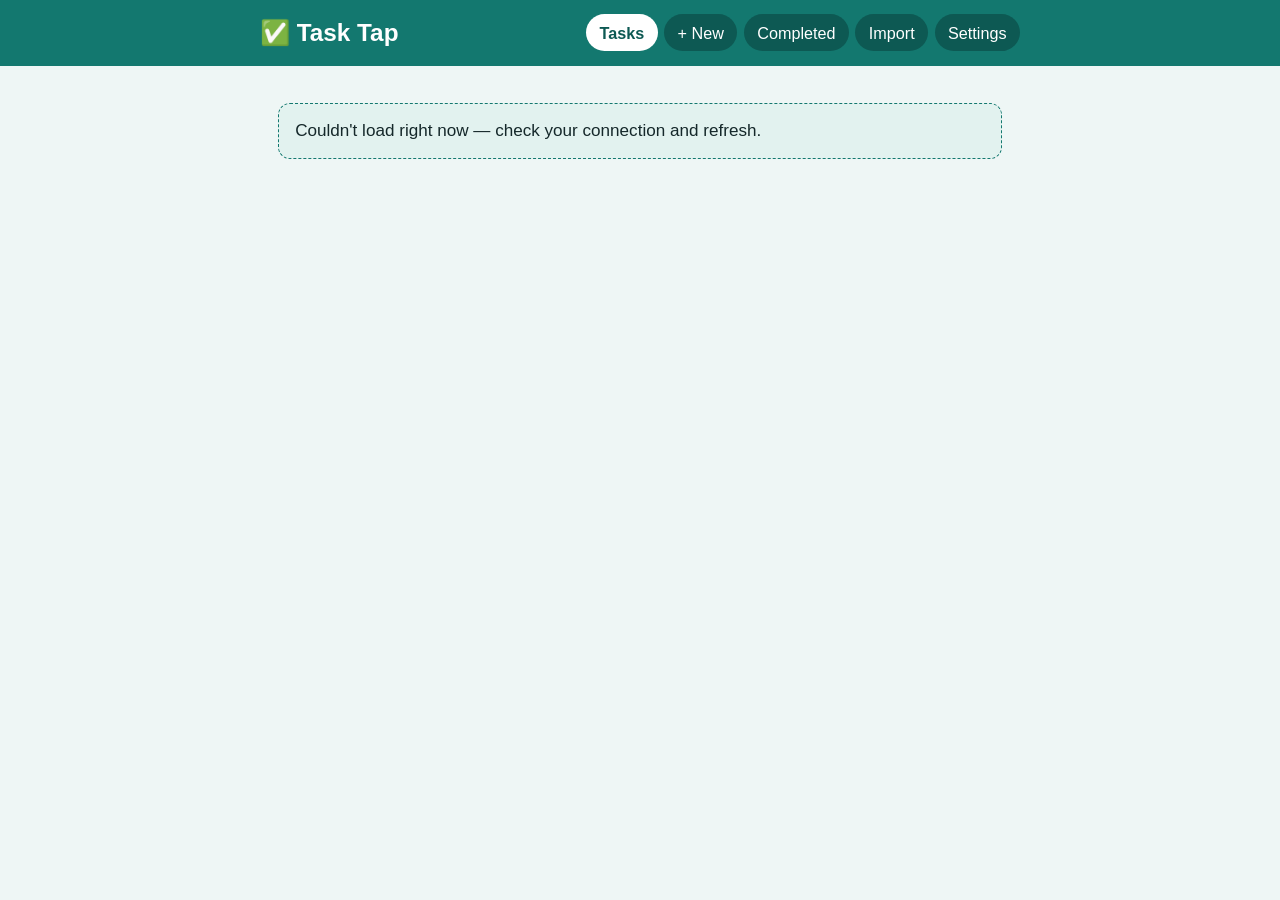
<file: index.html>
<!DOCTYPE html>
<html lang="en">
<head>
<meta charset="UTF-8">
<meta name="viewport" content="width=device-width, initial-scale=1.0">
<meta name="theme-color" content="#13786f">
<meta name="apple-mobile-web-app-capable" content="yes">
<meta name="apple-mobile-web-app-title" content="Task Tap">
<title>Task Tap</title>
<link rel="icon" href="data:image/svg+xml,<svg xmlns='http://www.w3.org/2000/svg' viewBox='0 0 100 100'><text y='.9em' font-size='90'>✅</text></svg>">
<link rel="stylesheet" href="style.css?v=1">
</head>
<body>
<header class="site-header">
  <div class="topbar">
    <h1><a href="index.html">✅ Task Tap</a></h1>
    <nav>
      <a href="index.html" aria-current="page">Tasks</a>
      <a href="edit.html">+ New</a>
      <a href="completed.html">Completed</a>
      <a href="import.html">Import</a>
      <a href="settings.html">Settings</a>
    </nav>
  </div>
</header>
<main>
  <div id="status"></div>
  <div id="reminders"></div>
  <div id="content">Loading&hellip;</div>
</main>
<script src="js/mdw-prefs.js?v=1"></script>
<script src="js/api.js?v=1"></script>
<script>
  const contentEl = document.getElementById('content');
  const remindersEl = document.getElementById('reminders');
  let TASKS = [];

  // ---- grouping: Overdue / Today / Tomorrow / This Week / Later / Undated ----
  function endOfWeekYmd() {
    const d = new Date();
    const toSunday = (7 - d.getDay()) % 7; // Sunday ends the week
    return todayYmd(toSunday);
  }

  function groupTasks(tasks) {
    const today = todayYmd(0), tomorrow = todayYmd(1), weekEnd = endOfWeekYmd();
    const groups = [
      { key: 'overdue', title: 'Overdue', items: [] },
      { key: 'today', title: 'Today', items: [] },
      { key: 'tomorrow', title: 'Tomorrow', items: [] },
      { key: 'week', title: 'This Week', items: [] },
      { key: 'later', title: 'Later', items: [] },
      { key: 'undated', title: 'Undated', items: [] },
    ];
    const by = Object.fromEntries(groups.map(g => [g.key, g]));
    tasks.forEach(t => {
      if (!t.Date) by.undated.items.push(t);
      else if (t.Date < today) by.overdue.items.push(t);
      else if (t.Date === today) by.today.items.push(t);
      else if (t.Date === tomorrow) by.tomorrow.items.push(t);
      else if (t.Date <= weekEnd) by.week.items.push(t);
      else by.later.items.push(t);
    });
    // Pinned first within each group, then by date and time.
    groups.forEach(g => g.items.sort((a, b) =>
      (b.Pinned - a.Pinned) ||
      String(a.Date || '').localeCompare(String(b.Date || '')) ||
      String(a.StartTime || '99').localeCompare(String(b.StartTime || '99')) ||
      a.Id - b.Id));
    return groups.filter(g => g.items.length);
  }

  function whenLine(t) {
    if (!t.Date) return '';
    const d = parseYmd(t.Date).toLocaleDateString(undefined, { month: 'short', day: 'numeric' });
    return [d, t.StartTime ? fmtTime(t.StartTime) : null].filter(Boolean).join(' · ');
  }

  function quickActionsHtml(t) {
    const out = [];
    if (t.PhoneNumber) {
      out.push(`<a href="tel:${escapeHtml(dialable(t.PhoneNumber))}" title="Call ${escapeHtml(t.ContactName || t.PhoneNumber)}" aria-label="Call">📞</a>`);
      out.push(`<a href="sms:${escapeHtml(dialable(t.PhoneNumber))}" title="Text" aria-label="Text">💬</a>`);
    }
    if (t.Date) out.push(`<button type="button" data-cal="${t.Id}" title="Add to Calendar" aria-label="Add to Calendar">📅</button>`);
    if (t.Address) out.push(`<button type="button" data-nav="${t.Id}" title="Navigate" aria-label="Navigate">🧭</button>`);
    return out.length ? `<div class="quick">${out.join('')}</div>` : '';
  }

  function cardHtml(t) {
    const sub = [
      t.ContactName || null,
      t.City || (t.Address ? t.Address.split(',')[0] : null),
      t.ChecklistTotal ? `☑ ${t.ChecklistDone}/${t.ChecklistTotal}` : null,
      t.AttachmentCount ? `📎 ${t.AttachmentCount}` : null,
      t.Repeat ? '🔁' : null,
      t.CalendarAdded ? '📅 Added' : null,
    ].filter(Boolean).join(' · ');
    const when = whenLine(t);
    return `
      <div class="task-card ${t.Pinned ? 'pinned' : ''}">
        <button type="button" class="check" data-done="${t.Id}" title="Mark complete" aria-label="Mark ${escapeHtml(t.Title)} complete"></button>
        <a class="body" href="task.html?id=${t.Id}">
          ${when ? `<div class="when">${escapeHtml(when)}</div>` : ''}
          <div class="title">${t.Pinned ? '<span class="pin" title="Pinned">📌</span> ' : ''}${escapeHtml(t.Title)}</div>
          ${sub ? `<div class="sub">${escapeHtml(sub)}</div>` : ''}
        </a>
        ${quickActionsHtml(t)}
      </div>`;
  }

  function render() {
    if (!TASKS.length) {
      contentEl.innerHTML = `
        <div class="card">
          <h3>Nothing to do — nice.</h3>
          <p>Add a task or appointment with <a href="edit.html">+ New</a>, or bring one in from someone else with <a href="import.html">Import</a>.</p>
        </div>`;
      return;
    }
    contentEl.innerHTML = groupTasks(TASKS).map(g => `
      <div class="group-title ${g.key === 'overdue' ? 'overdue' : ''}">${g.title}</div>
      ${g.items.map(cardHtml).join('')}`).join('');
    wire();
  }

  function wire() {
    contentEl.querySelectorAll('[data-done]').forEach(b => b.addEventListener('click', () => complete(Number(b.dataset.done), b)));
    contentEl.querySelectorAll('[data-nav]').forEach(b => b.addEventListener('click', () => {
      const t = TASKS.find(x => x.Id === Number(b.dataset.nav));
      MdwPrefs.navigate(t.Address);
    }));
    contentEl.querySelectorAll('[data-cal]').forEach(b => b.addEventListener('click', async () => {
      const t = TASKS.find(x => x.Id === Number(b.dataset.cal));
      const used = await MdwPrefs.addToCalendar(calendarEventFor(t));
      if (used) {
        try { await postAction('setCalendarAdded', { id: t.Id }); t.CalendarAdded = true; render(); } catch (e) { /* cosmetic */ }
      }
    }));
  }

  async function complete(id, btn) {
    const t = TASKS.find(x => x.Id === id);
    btn.disabled = true;
    btn.textContent = '✓';
    btn.style.background = 'var(--primary)';
    try {
      const res = await postAction('completeTask', { id });
      await load();
      showStatus('');
      if (res.NextTaskId) {
        const next = TASKS.find(x => x.Id === res.NextTaskId);
        info(`Done. Next "${t.Title}" is ${next ? fmtDate(next.Date, { weekday: 'short', month: 'short', day: 'numeric' }) : 'scheduled'}.`);
      } else {
        info(`Done — "${t.Title}" moved to Completed.`, 'Undo', async () => {
          await postAction('reopenTask', { id });
          await load();
        });
      }
    } catch (e) {
      btn.disabled = false;
      btn.textContent = '';
      btn.style.background = '';
      showStatus(errorText(e, "Couldn't complete that task. Try again."));
    }
  }

  // A short message above the list, optionally with one action button.
  function info(text, actionLabel, onAction) {
    const box = document.createElement('div');
    box.className = 'note';
    box.style.marginBottom = '0.8rem';
    box.innerHTML = `${escapeHtml(text)} ${actionLabel ? `<button type="button" class="btn secondary small">${actionLabel}</button>` : ''}`;
    if (actionLabel) {
      box.querySelector('button').addEventListener('click', async () => { box.remove(); await onAction(); });
    }
    remindersEl.after(box);
    setTimeout(() => box.remove(), 8000);
  }

  // ---- reminders due now ----
  function renderReminders(list) {
    remindersEl.innerHTML = list.map(r => `
      <div class="reminder" data-task="${r.TaskId}">
        <strong>⏰ ${escapeHtml(r.Title)}</strong>
        <div class="small muted">${r.Date ? escapeHtml(fmtDate(r.Date, { weekday: 'short', month: 'short', day: 'numeric' })) : ''}${r.StartTime ? ' · ' + fmtTime(r.StartTime) : ''}</div>
        <div class="row">
          <a class="btn small" href="task.html?id=${r.TaskId}">Open</a>
          <button type="button" class="btn secondary small" data-snooze="15">15 min</button>
          <button type="button" class="btn secondary small" data-snooze="60">1 hour</button>
          <button type="button" class="btn secondary small" data-snooze="tomorrow">Tomorrow</button>
          <button type="button" class="btn secondary small" data-snooze="custom">Custom…</button>
          <button type="button" class="btn secondary small" data-dismiss>Dismiss</button>
        </div>
        <div class="row custom-snooze" style="display:none">
          <input type="datetime-local" aria-label="Snooze until" style="max-width:16rem">
          <button type="button" class="btn small" data-snooze-set>Snooze</button>
        </div>
      </div>`).join('');
    remindersEl.querySelectorAll('.reminder').forEach(box => {
      const taskId = Number(box.dataset.task);
      box.querySelectorAll('[data-snooze]').forEach(b => b.addEventListener('click', () => {
        if (b.dataset.snooze === 'custom') { box.querySelector('.custom-snooze').style.display = 'flex'; return; }
        snooze(taskId, b.dataset.snooze);
      }));
      box.querySelector('[data-snooze-set]').addEventListener('click', () => {
        const v = box.querySelector('input[type="datetime-local"]').value;
        if (v) snooze(taskId, 'custom', v);
      });
      box.querySelector('[data-dismiss]').addEventListener('click', async () => {
        try { await postAction('dismissReminder', { taskId }); await load(); } catch (e) { showStatus(errorText(e, "Couldn't dismiss that reminder.")); }
      });
    });
  }

  async function snooze(taskId, how, customAt) {
    try {
      await postAction('snoozeReminder', { taskId, snooze: how, customAt: customAt || '' });
      await load();
    } catch (e) {
      showStatus(errorText(e, "Couldn't snooze that reminder."));
    }
  }

  async function load() {
    try {
      const res = await fetchData('tasks');
      TASKS = res.Tasks || [];
      renderReminders(res.Reminders || []);
      render();
    } catch (e) {
      remindersEl.innerHTML = '';
      handleError(contentEl, e);
    }
  }

  // Coming back to the app re-checks reminders and the date groups; while
  // it stays open, check reminders every minute.
  document.addEventListener('visibilitychange', () => { if (document.visibilityState === 'visible') load(); });
  setInterval(() => { if (document.visibilityState === 'visible') load(); }, 60000);

  (async () => {
    await captureSso();
    initPrefs();
    await load();
  })();
</script>
</body>
</html>
</file>
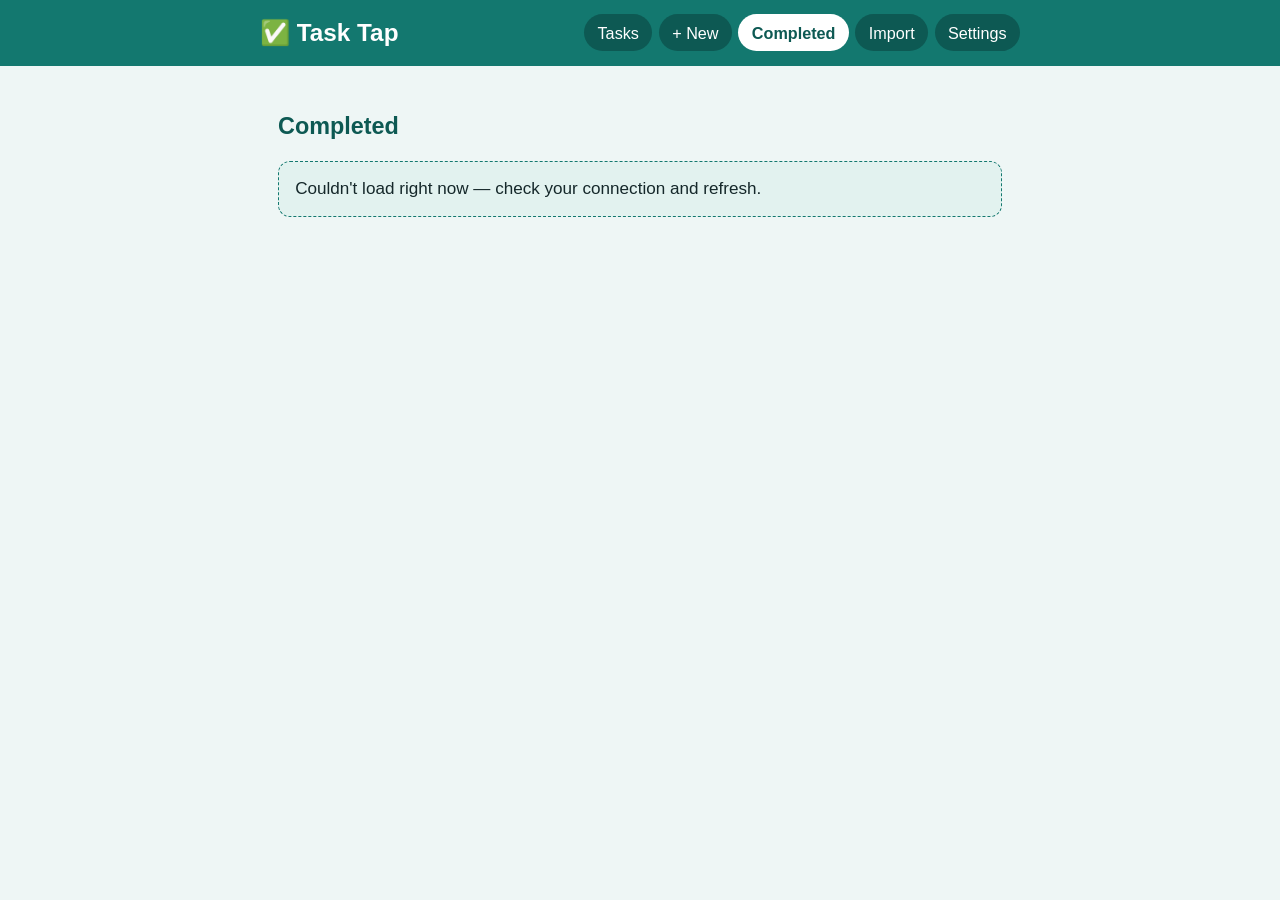
<file: completed.html>
<!DOCTYPE html>
<html lang="en">
<head>
<meta charset="UTF-8">
<meta name="viewport" content="width=device-width, initial-scale=1.0">
<meta name="theme-color" content="#13786f">
<title>Completed | Task Tap</title>
<link rel="icon" href="data:image/svg+xml,<svg xmlns='http://www.w3.org/2000/svg' viewBox='0 0 100 100'><text y='.9em' font-size='90'>✅</text></svg>">
<link rel="stylesheet" href="style.css?v=1">
</head>
<body>
<header class="site-header">
  <div class="topbar">
    <h1><a href="index.html">✅ Task Tap</a></h1>
    <nav>
      <a href="index.html">Tasks</a>
      <a href="edit.html">+ New</a>
      <a href="completed.html" aria-current="page">Completed</a>
      <a href="import.html">Import</a>
      <a href="settings.html">Settings</a>
    </nav>
  </div>
</header>
<main>
  <h2>Completed</h2>
  <div id="status"></div>
  <div id="content">Loading&hellip;</div>
</main>
<script src="js/mdw-prefs.js?v=1"></script>
<script src="js/api.js?v=1"></script>
<script>
  const contentEl = document.getElementById('content');

  function render(tasks) {
    if (!tasks.length) {
      contentEl.innerHTML = '<div class="card"><p class="muted" style="margin:0">Nothing completed yet.</p></div>';
      return;
    }
    // Grouped by the day each was completed, newest first.
    const groups = new Map();
    tasks.forEach(t => {
      const day = (t.CompletedAt || '').split(' ')[0] || 'Unknown';
      if (!groups.has(day)) groups.set(day, []);
      groups.get(day).push(t);
    });
    contentEl.innerHTML = [...groups.entries()].map(([day, list]) => `
      <div class="group-title">${day === 'Unknown' ? 'Earlier' : escapeHtml(fmtDate(day, { weekday: 'long', month: 'short', day: 'numeric', year: 'numeric' }))}</div>
      ${list.map(t => `
        <div class="task-card">
          <a class="body" href="task.html?id=${t.Id}">
            <div class="title">✓ ${escapeHtml(t.Title)}</div>
            <div class="sub">${[
              t.Date ? 'Due ' + fmtDate(t.Date, { month: 'short', day: 'numeric' }) : null,
              t.CompletedAt ? 'done ' + fmtTime(t.CompletedAt.split(' ')[1]) : null,
              t.ChecklistTotal ? `☑ ${t.ChecklistDone}/${t.ChecklistTotal}` : null,
              t.SeriesId ? '🔁 repeating' : null,
            ].filter(Boolean).map(escapeHtml).join(' · ')}</div>
          </a>
          <button type="button" class="btn secondary small" data-reopen="${t.Id}">Reopen</button>
        </div>`).join('')}`).join('');
    contentEl.querySelectorAll('[data-reopen]').forEach(b => b.addEventListener('click', async () => {
      b.disabled = true;
      try { await postAction('reopenTask', { id: Number(b.dataset.reopen) }); await load(); }
      catch (e) { b.disabled = false; showStatus(errorText(e, "Couldn't reopen that task.")); }
    }));
  }

  async function load() {
    try {
      const res = await fetchData('completedTasks');
      render(res.Tasks || []);
    } catch (e) {
      handleError(contentEl, e);
    }
  }

  (async () => {
    await captureSso();
    await load();
  })();
</script>
</body>
</html>
</file>
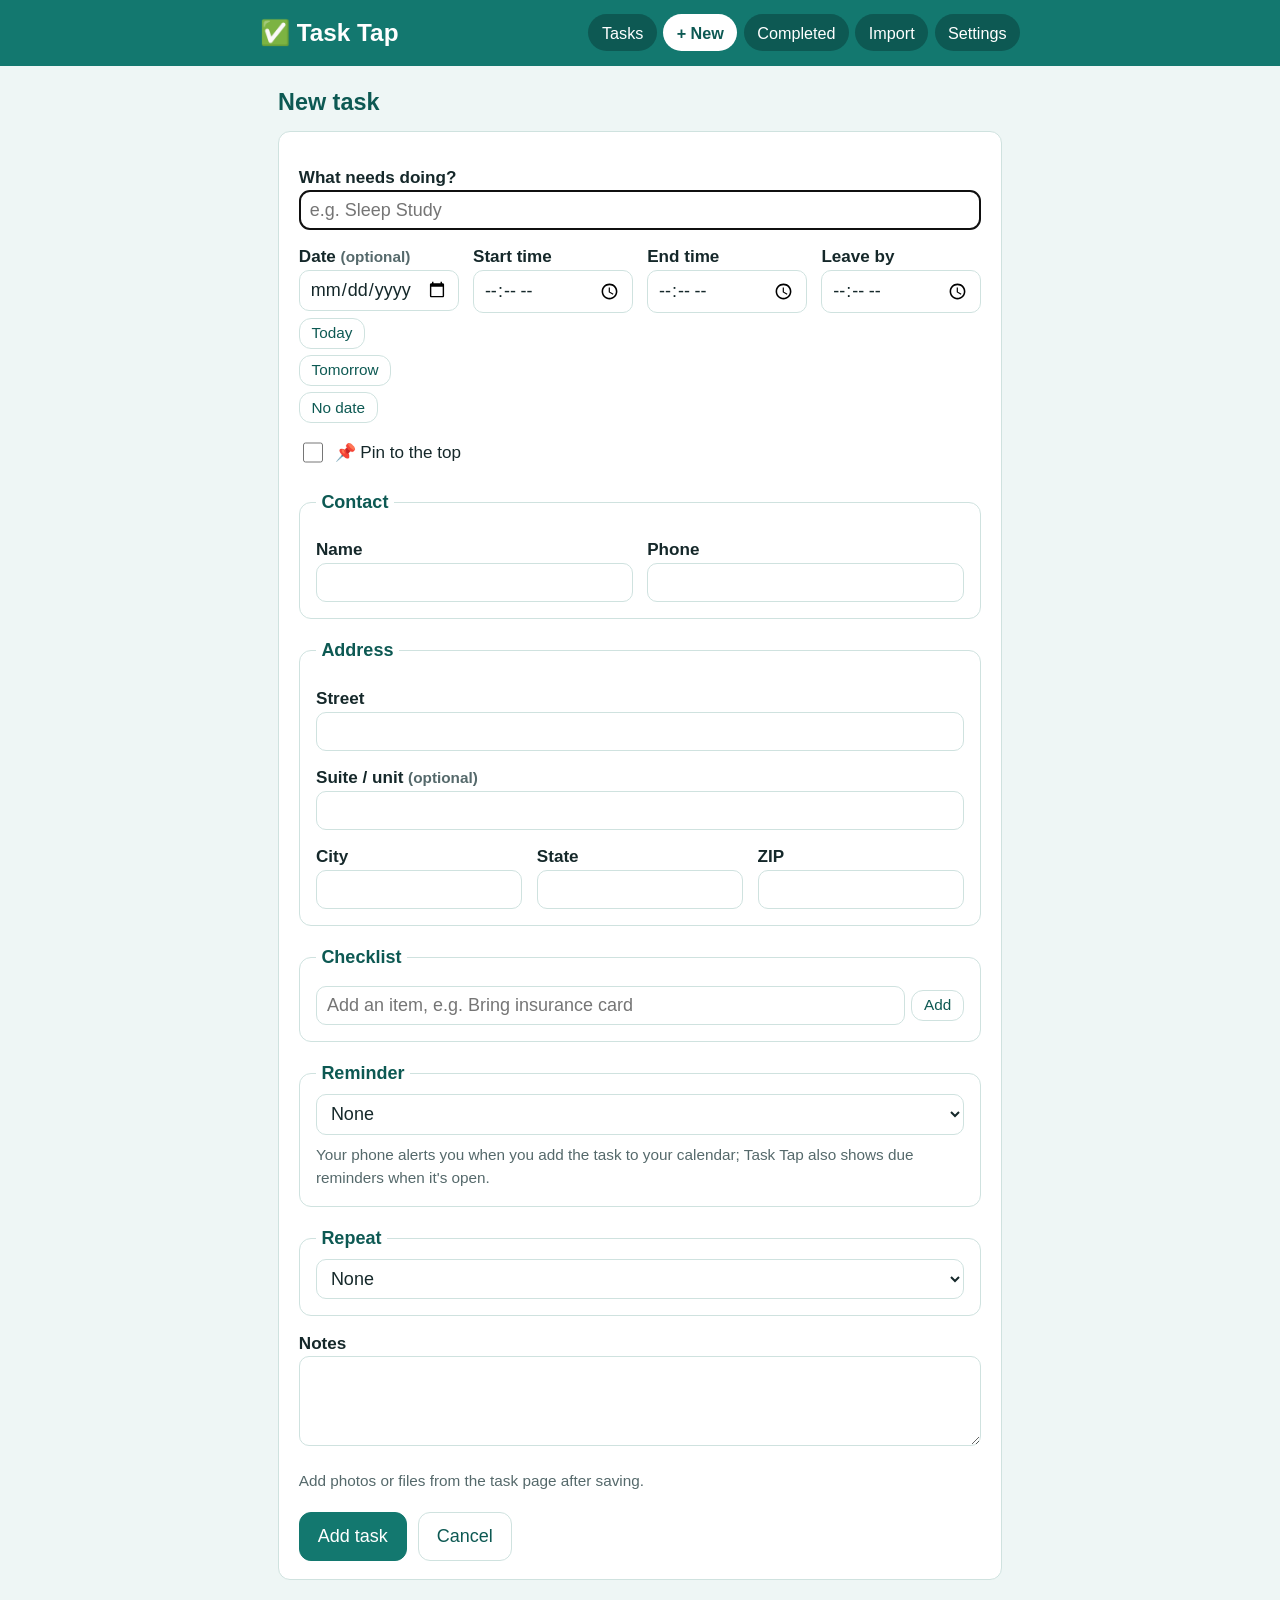
<file: edit.html>
<!DOCTYPE html>
<html lang="en">
<head>
<meta charset="UTF-8">
<meta name="viewport" content="width=device-width, initial-scale=1.0">
<meta name="theme-color" content="#13786f">
<title>Edit | Task Tap</title>
<link rel="icon" href="data:image/svg+xml,<svg xmlns='http://www.w3.org/2000/svg' viewBox='0 0 100 100'><text y='.9em' font-size='90'>✅</text></svg>">
<link rel="stylesheet" href="style.css?v=1">
</head>
<body>
<header class="site-header">
  <div class="topbar">
    <h1><a href="index.html">✅ Task Tap</a></h1>
    <nav>
      <a href="index.html">Tasks</a>
      <a href="edit.html" id="nav-new">+ New</a>
      <a href="completed.html">Completed</a>
      <a href="import.html">Import</a>
      <a href="settings.html">Settings</a>
    </nav>
  </div>
</header>
<main>
  <div id="status"></div>
  <div id="content">Loading&hellip;</div>
</main>
<script src="js/mdw-prefs.js?v=1"></script>
<script src="js/api.js?v=1"></script>
<script>
  const contentEl = document.getElementById('content');
  const editId = Number(new URLSearchParams(location.search).get('id')) || 0;
  if (!editId) document.getElementById('nav-new').setAttribute('aria-current', 'page');
  let checklist = []; // [{ Id, Description, Done }]

  function v(id) { return document.getElementById(id).value.trim(); }

  function checklistHtml() {
    return checklist.map((c, i) => `
      <div class="cl-row">
        <input type="text" data-cl="${i}" value="${escapeHtml(c.Description)}" maxlength="300" aria-label="Checklist item ${i + 1}">
        <button type="button" class="icon-btn" data-up="${i}" ${i === 0 ? 'disabled' : ''} aria-label="Move up" title="Move up">▲</button>
        <button type="button" class="icon-btn" data-down="${i}" ${i === checklist.length - 1 ? 'disabled' : ''} aria-label="Move down" title="Move down">▼</button>
        <button type="button" class="icon-btn" data-del="${i}" aria-label="Remove item" title="Remove">✕</button>
      </div>`).join('');
  }

  function renderChecklist() {
    const box = document.getElementById('cl-list');
    box.innerHTML = checklistHtml();
    box.querySelectorAll('[data-cl]').forEach(inp => inp.addEventListener('input', () => { checklist[Number(inp.dataset.cl)].Description = inp.value; }));
    box.querySelectorAll('[data-up]').forEach(b => b.addEventListener('click', () => move(Number(b.dataset.up), -1)));
    box.querySelectorAll('[data-down]').forEach(b => b.addEventListener('click', () => move(Number(b.dataset.down), 1)));
    box.querySelectorAll('[data-del]').forEach(b => b.addEventListener('click', () => { checklist.splice(Number(b.dataset.del), 1); renderChecklist(); }));
  }

  function move(i, dir) {
    const j = i + dir;
    [checklist[i], checklist[j]] = [checklist[j], checklist[i]];
    renderChecklist();
  }

  function addChecklistItem() {
    const inp = document.getElementById('cl-new');
    const text = inp.value.trim();
    if (!text) return;
    checklist.push({ Id: 0, Description: text, Done: false });
    inp.value = '';
    renderChecklist();
    inp.focus();
  }

  // Map a saved repeat rule onto the simple choice, or Custom when it uses
  // an interval/weekdays/day-of-month.
  function repeatChoice(r) {
    if (!r) return 'None';
    const simple = r.Interval === 1 && !r.DaysOfWeek.length && !r.DayOfMonth;
    return simple ? r.Frequency : 'Custom';
  }

  function render(t, defaultReminder) {
    t = t || {};
    const r = t.Reminder;
    let reminderValue = 'none';
    if (r) reminderValue = r.OffsetMinutes === null ? 'custom' : String(r.OffsetMinutes);
    else if (!t.Id && defaultReminder && defaultReminder !== 'none') reminderValue = defaultReminder;
    const rep = t.Repeat;
    const repChoice = repeatChoice(rep);
    const unit = rep ? rep.Frequency : 'Weekly';
    const days = rep ? rep.DaysOfWeek : [];

    contentEl.innerHTML = `
      <h2 style="margin-top:0">${t.Id ? 'Edit task' : 'New task'}</h2>
      <form class="card" id="form" autocomplete="off">
        <label for="f-title">What needs doing?</label>
        <input type="text" id="f-title" maxlength="200" required value="${escapeHtml(t.Title || '')}" placeholder="e.g. Sleep Study">

        <div class="grid2">
          <div>
            <label for="f-date">Date <span class="muted small">(optional)</span></label>
            <input type="date" id="f-date" value="${t.Date || ''}">
            <div class="days">
              <button type="button" class="btn secondary small" data-date="0">Today</button>
              <button type="button" class="btn secondary small" data-date="1">Tomorrow</button>
              <button type="button" class="btn secondary small" data-date="">No date</button>
            </div>
          </div>
          <div>
            <label for="f-start">Start time</label>
            <input type="time" id="f-start" value="${t.StartTime || ''}">
          </div>
          <div>
            <label for="f-end">End time</label>
            <input type="time" id="f-end" value="${t.EndTime || ''}">
          </div>
          <div>
            <label for="f-leave">Leave by</label>
            <input type="time" id="f-leave" value="${t.LeaveByTime || ''}">
          </div>
        </div>
        <label class="inline" style="margin-top:0.9rem"><input type="checkbox" id="f-pinned" ${t.Pinned ? 'checked' : ''}> 📌 Pin to the top</label>

        <fieldset>
          <legend>Contact</legend>
          <div class="grid2">
            <div><label for="f-contact">Name</label><input type="text" id="f-contact" maxlength="150" value="${escapeHtml(t.ContactName || '')}"></div>
            <div><label for="f-phone">Phone</label><input type="tel" id="f-phone" maxlength="40" value="${escapeHtml(t.PhoneNumber || '')}"></div>
          </div>
        </fieldset>

        <fieldset>
          <legend>Address</legend>
          <label for="f-a1">Street</label><input type="text" id="f-a1" maxlength="200" value="${escapeHtml(t.Address1 || '')}">
          <label for="f-a2">Suite / unit <span class="muted small">(optional)</span></label><input type="text" id="f-a2" maxlength="200" value="${escapeHtml(t.Address2 || '')}">
          <div class="grid2">
            <div><label for="f-city">City</label><input type="text" id="f-city" maxlength="100" value="${escapeHtml(t.City || '')}"></div>
            <div><label for="f-state">State</label><input type="text" id="f-state" maxlength="50" value="${escapeHtml(t.State || '')}"></div>
            <div><label for="f-zip">ZIP</label><input type="text" id="f-zip" maxlength="20" value="${escapeHtml(t.PostalCode || '')}"></div>
          </div>
        </fieldset>

        <fieldset>
          <legend>Checklist</legend>
          <div id="cl-list"></div>
          <div class="cl-row">
            <input type="text" id="cl-new" maxlength="300" placeholder="Add an item, e.g. Bring insurance card" aria-label="New checklist item">
            <button type="button" class="btn secondary small" id="cl-add">Add</button>
          </div>
        </fieldset>

        <fieldset>
          <legend>Reminder</legend>
          <select id="f-reminder" aria-label="Reminder">
            <option value="none">None</option>
            ${REMINDER_CHOICES.map(c => `<option value="${c.value}" ${reminderValue === c.value ? 'selected' : ''}>${c.label}</option>`).join('')}
            <option value="custom" ${reminderValue === 'custom' ? 'selected' : ''}>Custom date &amp; time…</option>
          </select>
          <div id="reminder-custom" style="display:none">
            <label for="f-reminder-at">Remind me at</label>
            <input type="datetime-local" id="f-reminder-at" value="${r && r.OffsetMinutes === null ? r.At.replace(' ', 'T') : ''}">
          </div>
          <p class="muted small" style="margin:0.5rem 0 0">Your phone alerts you when you add the task to your calendar; Task Tap also shows due reminders when it's open.</p>
        </fieldset>

        <fieldset>
          <legend>Repeat</legend>
          <select id="f-repeat" aria-label="Repeat">
            ${['None', 'Daily', 'Weekly', 'Monthly', 'Yearly', 'Custom'].map(o => `<option ${o === repChoice ? 'selected' : ''}>${o}</option>`).join('')}
          </select>
          <div id="repeat-custom" style="display:none">
            <div class="grid2">
              <div><label for="f-interval">Every</label><input type="number" id="f-interval" min="1" max="366" value="${rep ? rep.Interval : 1}"></div>
              <div><label for="f-unit">Unit</label>
                <select id="f-unit">
                  ${[['Daily', 'days'], ['Weekly', 'weeks'], ['Monthly', 'months'], ['Yearly', 'years']].map(([f, l]) => `<option value="${f}" ${f === unit ? 'selected' : ''}>${l}</option>`).join('')}
                </select></div>
            </div>
            <div id="repeat-days">
              <label>On</label>
              <div class="days">${[1, 2, 3, 4, 5, 6, 7].map(n => `<label class="toggle"><input type="checkbox" class="f-dow" value="${n}" ${days.includes(n) ? 'checked' : ''}><span>${WEEKDAY_SHORT[n]}</span></label>`).join('')}</div>
            </div>
            <div id="repeat-dom">
              <label for="f-dom">Day of month <span class="muted small">(optional)</span></label>
              <input type="number" id="f-dom" min="1" max="31" value="${rep && rep.DayOfMonth ? rep.DayOfMonth : ''}" style="max-width:7rem">
            </div>
          </div>
          <div id="repeat-ends" style="display:none">
            <div class="grid2">
              <div><label for="f-rep-end">Stop after date <span class="muted small">(optional)</span></label><input type="date" id="f-rep-end" value="${rep && rep.EndDate ? rep.EndDate : ''}"></div>
              <div><label for="f-rep-max">Or after this many times</label><input type="number" id="f-rep-max" min="1" value="${rep && rep.MaxOccurrences ? rep.MaxOccurrences : ''}"></div>
            </div>
            <p class="muted small" style="margin:0.5rem 0 0">When you complete it, the next one is created from its due date.</p>
          </div>
        </fieldset>

        <label for="f-notes">Notes</label>
        <textarea id="f-notes" maxlength="10000">${escapeHtml(t.Notes || '')}</textarea>
        ${t.Id ? '' : '<p class="muted small">Add photos or files from the task page after saving.</p>'}

        <div id="f-error" class="field-error"></div>
        <div class="form-actions">
          <button type="submit" class="btn" id="f-save">${t.Id ? 'Save' : 'Add task'}</button>
          <a class="btn secondary" href="${t.Id ? 'task.html?id=' + t.Id : 'index.html'}">Cancel</a>
        </div>
      </form>`;

    renderChecklist();
    wire();
  }

  function updateVisibility() {
    document.getElementById('reminder-custom').style.display = v('f-reminder') === 'custom' ? 'block' : 'none';
    const rep = v('f-repeat');
    document.getElementById('repeat-custom').style.display = rep === 'Custom' ? 'block' : 'none';
    document.getElementById('repeat-ends').style.display = rep === 'None' ? 'none' : 'block';
    const unit = v('f-unit');
    document.getElementById('repeat-days').style.display = unit === 'Weekly' ? 'block' : 'none';
    document.getElementById('repeat-dom').style.display = unit === 'Monthly' ? 'block' : 'none';
  }

  function wire() {
    document.querySelectorAll('[data-date]').forEach(b => b.addEventListener('click', () => {
      document.getElementById('f-date').value = b.dataset.date === '' ? '' : todayYmd(Number(b.dataset.date));
    }));
    document.getElementById('cl-add').addEventListener('click', addChecklistItem);
    document.getElementById('cl-new').addEventListener('keydown', ev => { if (ev.key === 'Enter') { ev.preventDefault(); addChecklistItem(); } });
    ['f-reminder', 'f-repeat', 'f-unit'].forEach(id => document.getElementById(id).addEventListener('change', updateVisibility));
    document.getElementById('form').addEventListener('submit', submit);
    updateVisibility();
    if (!editId) document.getElementById('f-title').focus();
  }

  function collect() {
    const reminderSel = v('f-reminder');
    let reminder = null;
    if (reminderSel === 'custom') reminder = { customAt: v('f-reminder-at') };
    else if (reminderSel !== 'none') reminder = { offsetMinutes: Number(reminderSel) };

    const repSel = v('f-repeat');
    let repeat = null;
    if (repSel !== 'None') {
      repeat = repSel === 'Custom'
        ? { frequency: v('f-unit'), interval: Number(v('f-interval')) || 1,
            daysOfWeek: [...document.querySelectorAll('.f-dow')].filter(x => x.checked).map(x => Number(x.value)),
            dayOfMonth: v('f-dom') }
        : { frequency: repSel, interval: 1 };
      repeat.endDate = v('f-rep-end');
      repeat.maxOccurrences = v('f-rep-max');
    }

    // Pick up anything typed in the "add" box but not yet added.
    const pending = v('cl-new');
    if (pending) checklist.push({ Id: 0, Description: pending, Done: false });

    return {
      id: editId,
      title: v('f-title'),
      date: v('f-date'),
      startTime: v('f-start'),
      endTime: v('f-end'),
      leaveByTime: v('f-leave'),
      pinned: document.getElementById('f-pinned').checked,
      contactName: v('f-contact'),
      phoneNumber: v('f-phone'),
      address1: v('f-a1'),
      address2: v('f-a2'),
      city: v('f-city'),
      state: v('f-state'),
      postalCode: v('f-zip'),
      notes: document.getElementById('f-notes').value,
      checklist: checklist.filter(c => c.Description.trim()).map(c => ({ id: c.Id, description: c.Description.trim(), done: c.Done })),
      reminder,
      repeat,
    };
  }

  async function submit(ev) {
    ev.preventDefault();
    const err = document.getElementById('f-error');
    const data = collect();
    err.textContent = '';
    if (!data.title) { err.textContent = 'Give the task a title.'; return; }
    if (data.reminder && data.reminder.offsetMinutes !== undefined && !data.date) {
      err.textContent = 'A "before the task" reminder needs a date. Add a date or choose a custom reminder time.'; return;
    }
    if (data.reminder && data.reminder.customAt === '') { err.textContent = 'Pick the reminder date and time.'; return; }
    if (data.repeat && !data.date) { err.textContent = 'A repeating task needs a date.'; return; }
    const btn = document.getElementById('f-save');
    btn.disabled = true;
    try {
      const res = await postAction('saveTask', data);
      location.href = `task.html?id=${res.Id}`;
    } catch (e) {
      btn.disabled = false;
      err.textContent = errorText(e, "Couldn't save. Try again.");
    }
  }

  (async () => {
    await captureSso();
    try {
      if (editId) {
        const [res] = await Promise.all([fetchData('task', { id: editId }), initPrefs()]);
        checklist = res.Task.Checklist.map(c => ({ ...c }));
        render(res.Task);
      } else {
        await initPrefs();
        render(null, MdwPrefs.get('default.reminder', 'none'));
      }
    } catch (e) {
      handleError(contentEl, e);
    }
  })();
</script>
</body>
</html>
</file>
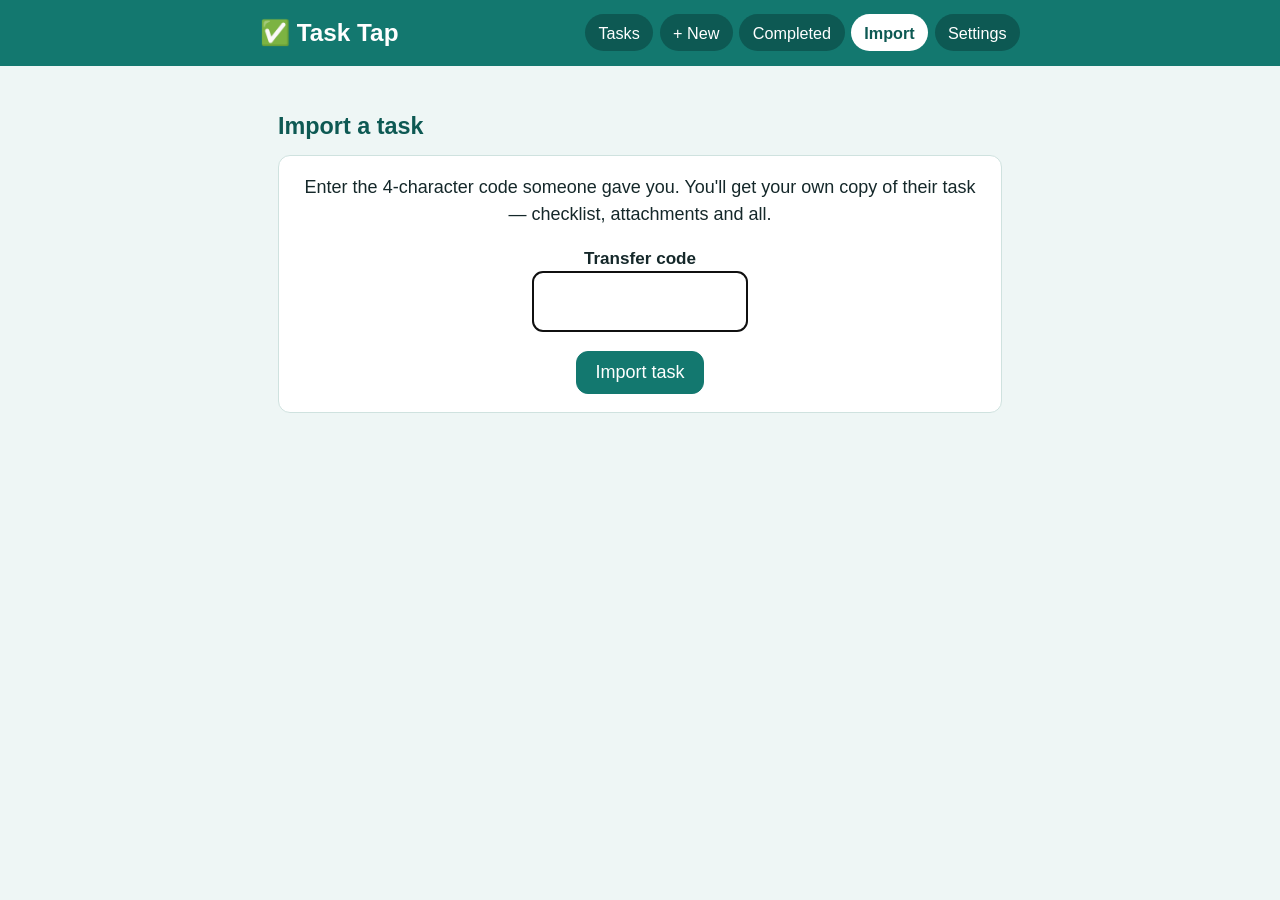
<file: import.html>
<!DOCTYPE html>
<html lang="en">
<head>
<meta charset="UTF-8">
<meta name="viewport" content="width=device-width, initial-scale=1.0">
<meta name="theme-color" content="#13786f">
<title>Import | Task Tap</title>
<link rel="icon" href="data:image/svg+xml,<svg xmlns='http://www.w3.org/2000/svg' viewBox='0 0 100 100'><text y='.9em' font-size='90'>✅</text></svg>">
<link rel="stylesheet" href="style.css?v=1">
</head>
<body>
<header class="site-header">
  <div class="topbar">
    <h1><a href="index.html">✅ Task Tap</a></h1>
    <nav>
      <a href="index.html">Tasks</a>
      <a href="edit.html">+ New</a>
      <a href="completed.html">Completed</a>
      <a href="import.html" aria-current="page">Import</a>
      <a href="settings.html">Settings</a>
    </nav>
  </div>
</header>
<main>
  <h2>Import a task</h2>
  <div id="content">
    <form class="card" id="form" autocomplete="off" style="text-align:center">
      <p style="margin-top:0">Enter the 4-character code someone gave you. You'll get your own copy of their task — checklist, attachments and all.</p>
      <label for="code" style="margin-top:0.4rem">Transfer code</label>
      <input type="text" id="code" class="code-input" maxlength="4" inputmode="text" autocapitalize="characters" spellcheck="false" required>
      <div id="err" class="field-error" role="alert"></div>
      <div class="form-actions" style="justify-content:center">
        <button type="submit" class="btn" id="go">Import task</button>
      </div>
    </form>
  </div>
</main>
<script src="js/mdw-prefs.js?v=1"></script>
<script src="js/api.js?v=1"></script>
<script>
  const input = document.getElementById('code');
  const err = document.getElementById('err');

  // Uppercase as you type; letters/digits only.
  input.addEventListener('input', () => {
    input.value = input.value.toUpperCase().replace(/[^A-Z0-9]/g, '').slice(0, 4);
    err.textContent = '';
  });

  document.getElementById('form').addEventListener('submit', async ev => {
    ev.preventDefault();
    const code = input.value.trim();
    if (code.length !== 4) { err.textContent = 'Codes are 4 characters.'; return; }
    const btn = document.getElementById('go');
    btn.disabled = true;
    try {
      const res = await postAction('redeemTransfer', { code });
      location.href = `task.html?id=${res.TaskId}`;
    } catch (e) {
      btn.disabled = false;
      if (e.message === 'not-authorized') { handleError(document.getElementById('content'), e); return; }
      err.textContent = errorText(e, "Couldn't import right now. Try again.");
      input.select();
    }
  });

  (async () => {
    await captureSso();
    const preset = new URLSearchParams(location.search).get('code');
    if (preset) input.value = preset.toUpperCase().slice(0, 4);
    input.focus();
  })();
</script>
</body>
</html>
</file>
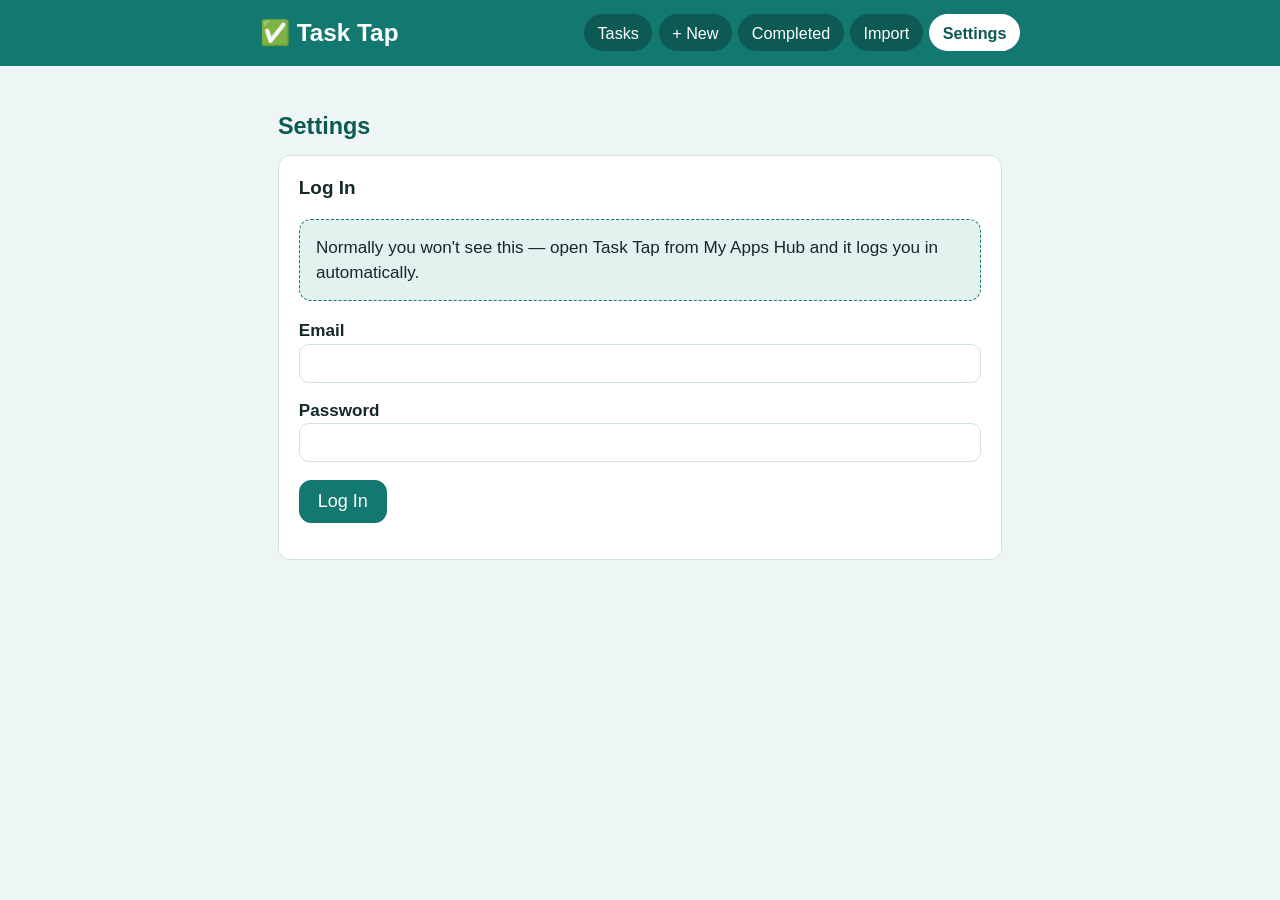
<file: settings.html>
<!DOCTYPE html>
<html lang="en">
<head>
<meta charset="UTF-8">
<meta name="viewport" content="width=device-width, initial-scale=1.0">
<meta name="theme-color" content="#13786f">
<title>Settings | Task Tap</title>
<link rel="icon" href="data:image/svg+xml,<svg xmlns='http://www.w3.org/2000/svg' viewBox='0 0 100 100'><text y='.9em' font-size='90'>✅</text></svg>">
<link rel="stylesheet" href="style.css?v=1">
</head>
<body>
<header class="site-header">
  <div class="topbar">
    <h1><a href="index.html">✅ Task Tap</a></h1>
    <nav>
      <a href="index.html">Tasks</a>
      <a href="edit.html">+ New</a>
      <a href="completed.html">Completed</a>
      <a href="import.html">Import</a>
      <a href="settings.html" aria-current="page">Settings</a>
    </nav>
  </div>
</header>
<main>
  <h2>Settings</h2>
  <div id="status"></div>
  <div id="content">Loading&hellip;</div>
</main>
<script src="js/mdw-prefs.js?v=1"></script>
<script src="js/api.js?v=1"></script>
<script>
  const contentEl = document.getElementById('content');

  const SETTINGS = [
    { key: 'maps.provider', label: 'Preferred maps app', hint: 'Used by Navigate.',
      options: [['ask', 'Ask every time'], ['apple', 'Apple Maps'], ['google', 'Google Maps']] },
    { key: 'calendar.provider', label: 'Preferred calendar', hint: 'Used by Add to Calendar.',
      options: [['ask', 'Ask every time'], ['apple', 'Apple Calendar'], ['google', 'Google Calendar']] },
    { key: 'default.reminder', label: 'Default reminder', hint: 'Pre-selected on new tasks.',
      options: [['none', 'None'], ...REMINDER_CHOICES.map(c => [c.value, c.label])] },
  ];

  function render() {
    const c = MdwPrefs.cache;
    contentEl.innerHTML = SETTINGS.map(s => {
      const appOnly = Object.prototype.hasOwnProperty.call(c.appOverrides, s.key);
      const value = c.effective[s.key];
      return `
        <div class="card" data-key="${s.key}">
          <label for="sel-${s.key}" style="margin-top:0">${s.label}</label>
          <select id="sel-${s.key}">
            ${s.options.map(([v, l]) => `<option value="${v}" ${v === value ? 'selected' : ''}>${l}</option>`).join('')}
          </select>
          <div class="row" style="display:flex;gap:1.2rem;flex-wrap:wrap;margin-top:0.6rem">
            <label class="inline"><input type="radio" name="scope-${s.key}" value="global" ${appOnly ? '' : 'checked'}> All my apps</label>
            <label class="inline"><input type="radio" name="scope-${s.key}" value="app" ${appOnly ? 'checked' : ''}> Only Task Tap</label>
          </div>
          <p class="muted small" style="margin:0.4rem 0 0">${s.hint}</p>
        </div>`;
    }).join('') + `
      <p class="muted small">"All my apps" settings are shared with your other MyDataWorld apps (like Life Tempo and the Member App) as they start using them. Choosing "Remember my choice" in a Maps or Calendar prompt saves it here for all your apps.</p>`;

    contentEl.querySelectorAll('[data-key]').forEach(card => {
      const key = card.dataset.key;
      const sel = card.querySelector('select');
      const scope = () => card.querySelector('input[type="radio"]:checked').value;
      sel.addEventListener('change', () => save(async () => {
        if (scope() === 'app') {
          await MdwPrefs.set('app', key, sel.value);
        } else {
          await MdwPrefs.set('global', key, sel.value);
        }
      }));
      card.querySelectorAll('input[type="radio"]').forEach(r => r.addEventListener('change', () => save(async () => {
        if (r.value === 'app') {
          // Start the Task Tap-only setting from what's showing now.
          await MdwPrefs.set('app', key, sel.value);
        } else {
          // Drop the override; the shared setting applies again.
          await MdwPrefs.set('app', key, '');
          await MdwPrefs.load();
        }
      })));
    });
  }

  async function save(work) {
    try {
      await work();
      showStatus('');
      render();
      flash('Saved');
    } catch (e) {
      showStatus(errorText(e, "Couldn't save that setting. Try again."));
    }
  }

  function flash(text) {
    const n = document.createElement('div');
    n.className = 'note';
    n.textContent = text;
    n.style.marginBottom = '0.8rem';
    contentEl.prepend(n);
    setTimeout(() => n.remove(), 1500);
  }

  (async () => {
    await captureSso();
    if (!getToken()) { handleError(contentEl, new Error('not-authorized')); return; }
    await initPrefs();
    render();
  })();
</script>
</body>
</html>
</file>
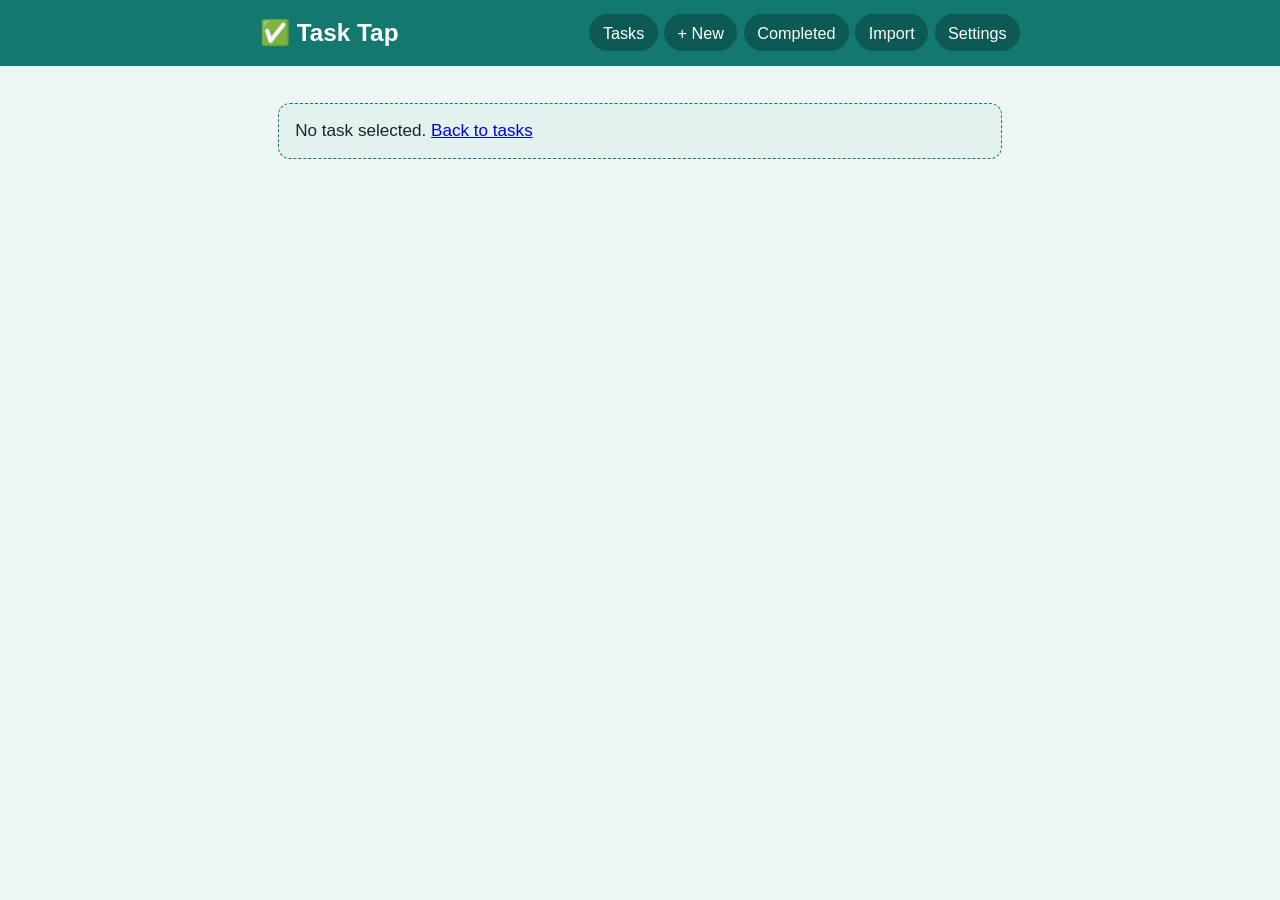
<file: task.html>
<!DOCTYPE html>
<html lang="en">
<head>
<meta charset="UTF-8">
<meta name="viewport" content="width=device-width, initial-scale=1.0">
<meta name="theme-color" content="#13786f">
<title>Task | Task Tap</title>
<link rel="icon" href="data:image/svg+xml,<svg xmlns='http://www.w3.org/2000/svg' viewBox='0 0 100 100'><text y='.9em' font-size='90'>✅</text></svg>">
<link rel="stylesheet" href="style.css?v=1">
</head>
<body>
<header class="site-header">
  <div class="topbar">
    <h1><a href="index.html">✅ Task Tap</a></h1>
    <nav>
      <a href="index.html">Tasks</a>
      <a href="edit.html">+ New</a>
      <a href="completed.html">Completed</a>
      <a href="import.html">Import</a>
      <a href="settings.html">Settings</a>
    </nav>
  </div>
</header>
<main>
  <div id="status"></div>
  <div id="content">Loading&hellip;</div>
</main>
<script src="js/mdw-prefs.js?v=1"></script>
<script src="js/api.js?v=1"></script>
<script>
  const contentEl = document.getElementById('content');
  const taskId = Number(new URLSearchParams(location.search).get('id'));
  let T = null;
  let shareTimer = null;

  function whenHtml(t) {
    if (!t.Date) return '<span class="muted">No date</span>';
    const parts = [`<div class="detail-when"><strong>${escapeHtml(fmtDate(t.Date))}</strong></div>`];
    if (t.StartTime) parts.push(`<div>${fmtTime(t.StartTime)}${t.EndTime ? ' – ' + fmtTime(t.EndTime) : ''}</div>`);
    if (t.LeaveByTime) parts.push(`<div><strong>Leave by ${fmtTime(t.LeaveByTime)}</strong></div>`);
    return parts.join('');
  }

  function actionsHtml(t) {
    const a = [];
    if (t.PhoneNumber) {
      a.push(`<a class="action-btn" href="tel:${escapeHtml(dialable(t.PhoneNumber))}"><span class="ico">📞</span>Call</a>`);
      a.push(`<a class="action-btn" href="sms:${escapeHtml(dialable(t.PhoneNumber))}"><span class="ico">💬</span>Text</a>`);
    }
    if (t.Date) a.push(`<button type="button" class="action-btn" id="act-cal"><span class="ico">📅</span>${t.CalendarAdded ? 'Added ✓ — add again' : 'Add to Calendar'}</button>`);
    if (t.Address) a.push(`<button type="button" class="action-btn" id="act-nav"><span class="ico">🧭</span>Navigate</button>`);
    a.push(`<button type="button" class="action-btn" id="act-share"><span class="ico">📤</span>Share Task</button>`);
    return `<div class="actions">${a.join('')}</div>`;
  }

  function render() {
    const t = T;
    const contact = t.ContactName || t.PhoneNumber;
    contentEl.innerHTML = `
      <div class="card">
        <h2 style="margin-top:0">${escapeHtml(t.Title)}
          ${t.Pinned ? '<span class="badge pin">📌 Pinned</span>' : ''}
          ${t.Completed ? `<span class="badge done">✓ Completed ${escapeHtml(fmtLocalDateTime(t.CompletedAt))}</span>` : ''}
        </h2>
        ${whenHtml(t)}
        ${actionsHtml(t)}
        <div id="share-box"></div>
      </div>

      ${contact || t.Address ? `
      <div class="card">
        ${contact ? `<h3>Contact</h3><div>${escapeHtml(t.ContactName)}</div><div>${escapeHtml(t.PhoneNumber)}</div>` : ''}
        ${t.Address ? `<h3 style="margin-top:${contact ? '0.9rem' : '0'}">Address</h3>
          <div>${escapeHtml(t.Address1)}</div>${t.Address2 ? `<div>${escapeHtml(t.Address2)}</div>` : ''}
          <div>${escapeHtml([[t.City, t.State].filter(Boolean).join(', '), t.PostalCode].filter(Boolean).join(' '))}</div>` : ''}
      </div>` : ''}

      ${t.Checklist.length ? `
      <div class="card">
        <h3>Checklist <span class="muted small">${t.Checklist.filter(c => c.Done).length} of ${t.Checklist.length}</span></h3>
        ${t.Checklist.map(c => `
          <label class="check-item ${c.Done ? 'done' : ''}" style="margin:0;font-weight:normal">
            <input type="checkbox" data-item="${c.Id}" ${c.Done ? 'checked' : ''}> <span>${escapeHtml(c.Description)}</span>
          </label>`).join('')}
      </div>` : ''}

      ${t.Notes ? `<div class="card"><h3>Notes</h3><div style="white-space:pre-wrap">${escapeHtml(t.Notes)}</div></div>` : ''}

      <div class="card">
        <h3>Attachments</h3>
        ${t.Attachments.length ? t.Attachments.map(f => `
          <div class="file-row">
            <span aria-hidden="true">${/pdf/i.test(f.FileType) ? '📄' : /image/i.test(f.FileType) ? '🖼️' : '📎'}</span>
            <span class="name"><button type="button" class="link-btn" data-open="${f.Id}">${escapeHtml(f.FileName)}</button>
              <span class="muted small">${Math.max(1, Math.round(f.FileSize / 1024))} KB</span></span>
            <button type="button" class="icon-btn" data-remove-file="${f.Id}" aria-label="Remove ${escapeHtml(f.FileName)}" title="Remove">✕</button>
          </div>`).join('') : '<p class="muted small" style="margin:0">None yet.</p>'}
        <p style="margin-bottom:0">
          <label class="btn secondary small" style="display:inline-block;margin:0.6rem 0 0;font-weight:normal">
            + Add photo or file<input type="file" id="file-input" hidden accept="image/*,.pdf,.txt,.rtf,.doc,.docx,.xls,.xlsx,.csv,.ppt,.pptx">
          </label>
          <span id="upload-msg" class="muted small"></span>
        </p>
      </div>

      <div class="card">
        <dl class="kv" style="margin:0">
          <dt>Reminder</dt><dd>${escapeHtml(reminderLabel(t.Reminder))}${t.Reminder && t.Reminder.Dismissed ? ' <span class="muted small">(dismissed)</span>' : ''}</dd>
          <dt>Repeat</dt><dd>${escapeHtml(repeatLabel(t.Repeat))}</dd>
        </dl>
      </div>

      <div class="form-actions">
        ${t.Completed
          ? '<button type="button" class="btn" id="btn-reopen">Reopen</button>'
          : `<button type="button" class="btn" id="btn-complete">✓ Mark complete</button>`}
        <a class="btn secondary" href="edit.html?id=${t.Id}">Edit</a>
        <button type="button" class="btn secondary" id="btn-pin">${t.Pinned ? 'Unpin' : '📌 Pin'}</button>
        <button type="button" class="btn danger" id="btn-delete">Delete</button>
      </div>`;
    wire();
  }

  function wire() {
    const cal = document.getElementById('act-cal');
    if (cal) cal.addEventListener('click', async () => {
      const used = await MdwPrefs.addToCalendar(calendarEventFor(T));
      if (used && !T.CalendarAdded) {
        try { await postAction('setCalendarAdded', { id: T.Id }); T.CalendarAdded = true; render(); } catch (e) { /* cosmetic */ }
      }
    });
    const nav = document.getElementById('act-nav');
    if (nav) nav.addEventListener('click', () => MdwPrefs.navigate(T.Address));
    document.getElementById('act-share').addEventListener('click', share);

    contentEl.querySelectorAll('[data-item]').forEach(cb => cb.addEventListener('change', async () => {
      const item = T.Checklist.find(c => c.Id === Number(cb.dataset.item));
      try {
        await postAction('toggleChecklistItem', { id: item.Id, done: cb.checked });
        item.Done = cb.checked;
        render();
      } catch (e) {
        cb.checked = !cb.checked;
        showStatus(errorText(e, "Couldn't update that item."));
      }
    }));

    contentEl.querySelectorAll('[data-open]').forEach(b => b.addEventListener('click', async () => {
      const f = T.Attachments.find(x => x.Id === Number(b.dataset.open));
      try { await openAttachment(f.Id, f.FileName); } catch (e) { showStatus("Couldn't open that file."); }
    }));
    contentEl.querySelectorAll('[data-remove-file]').forEach(b => b.addEventListener('click', async () => {
      const f = T.Attachments.find(x => x.Id === Number(b.dataset.removeFile));
      if (!confirm(`Remove ${f.FileName}?`)) return;
      try { await postAction('deleteAttachment', { id: f.Id }); await load(); } catch (e) { showStatus(errorText(e, "Couldn't remove that file.")); }
    }));
    document.getElementById('file-input').addEventListener('change', async ev => {
      const files = [...ev.target.files];
      if (!files.length) return;
      const msg = document.getElementById('upload-msg');
      try {
        for (let i = 0; i < files.length; i++) {
          msg.textContent = `Uploading ${files[i].name}…`;
          await uploadFile(T.Id, files[i]);
        }
        await load();
      } catch (e) {
        msg.textContent = '';
        showStatus(errorText(e, "Couldn't upload that file."));
      }
    });

    const done = document.getElementById('btn-complete');
    if (done) done.addEventListener('click', async () => {
      done.disabled = true;
      try {
        const res = await postAction('completeTask', { id: T.Id });
        if (res.NextTaskId) { location.href = `task.html?id=${res.NextTaskId}&from=${T.Id}`; return; }
        await load();
      } catch (e) {
        done.disabled = false;
        showStatus(errorText(e, "Couldn't complete that task."));
      }
    });
    const reopen = document.getElementById('btn-reopen');
    if (reopen) reopen.addEventListener('click', async () => {
      try { await postAction('reopenTask', { id: T.Id }); await load(); } catch (e) { showStatus(errorText(e, "Couldn't reopen that task.")); }
    });
    document.getElementById('btn-pin').addEventListener('click', async () => {
      try { await postAction('setPinned', { id: T.Id, pinned: !T.Pinned }); await load(); } catch (e) { showStatus(errorText(e, "Couldn't update that.")); }
    });
    document.getElementById('btn-delete').addEventListener('click', async () => {
      if (!confirm(`Delete "${T.Title}"? This can't be undone.`)) return;
      try { await postAction('deleteTask', { id: T.Id }); location.href = 'index.html'; } catch (e) { showStatus(errorText(e, "Couldn't delete that task.")); }
    });
  }

  // ---- Share Task: 4-character code, 5 minutes, single use ----
  async function share() {
    const box = document.getElementById('share-box');
    box.innerHTML = '<p class="muted">Making a code…</p>';
    try {
      const res = await postAction('createTransfer', { taskId: T.Id });
      const expires = Date.now() + res.ExpiresInSeconds * 1000;
      box.innerHTML = `
        <div class="note" style="margin-top:0.9rem">
          <div class="code-box">
            <div class="small muted">Task transfer code</div>
            <div class="code" aria-live="polite">${escapeHtml(res.Code)}</div>
            <div id="share-left" class="small"></div>
          </div>
          <p class="small" style="margin:0.4rem 0 0">Give this code to the other person. They open Task Tap → <strong>Import</strong> and type it in to get their own copy of this task. It works once.</p>
        </div>`;
      clearInterval(shareTimer);
      const tick = () => {
        const left = Math.max(0, Math.round((expires - Date.now()) / 1000));
        const el = document.getElementById('share-left');
        if (!el) { clearInterval(shareTimer); return; }
        if (left === 0) {
          clearInterval(shareTimer);
          el.innerHTML = 'Expired. <button type="button" class="btn secondary small" id="share-again">New code</button>';
          document.getElementById('share-again').addEventListener('click', share);
          return;
        }
        el.textContent = `Expires in ${Math.floor(left / 60)}:${String(left % 60).padStart(2, '0')}`;
      };
      tick();
      shareTimer = setInterval(tick, 1000);
    } catch (e) {
      box.innerHTML = '';
      showStatus(errorText(e, "Couldn't make a share code. Try again."));
    }
  }

  async function load() {
    if (!taskId) { contentEl.innerHTML = '<p class="note">No task selected. <a href="index.html">Back to tasks</a></p>'; return; }
    try {
      const res = await fetchData('task', { id: taskId });
      T = res.Task;
      document.title = `${T.Title} | Task Tap`;
      showStatus('');
      render();
      const from = new URLSearchParams(location.search).get('from');
      if (from) {
        const note = document.createElement('p');
        note.className = 'note';
        note.textContent = 'Done! This is the next time it repeats.';
        contentEl.prepend(note);
      }
    } catch (e) {
      handleError(contentEl, e);
    }
  }

  (async () => {
    await captureSso();
    initPrefs();
    await load();
  })();
</script>
</body>
</html>
</file>
<file: style.css>
:root {
  --bg: #eef6f5;
  --surface: #ffffff;
  --text: #15282a;
  --muted: #55696b;
  --primary: #13786f;
  --primary-dark: #0d5953;
  --tint: #e2f2ef;
  --border: #cfe2df;
  --pin: #b5791a;
  --pin-bg: #fbf1de;
  --danger: #b0413a;
  --green: #23804f;
  --radius: 12px;
}

* { box-sizing: border-box; }
html { font-size: 18px; }
body {
  margin: 0;
  font-family: "Segoe UI", -apple-system, BlinkMacSystemFont, Verdana, Arial, sans-serif;
  background: var(--bg);
  color: var(--text);
  line-height: 1.5;
}

header.site-header { background: var(--primary); color: #fff; padding: 0.8rem 1rem; }
header.site-header .topbar {
  max-width: 760px; margin: 0 auto; display: flex; flex-wrap: wrap;
  align-items: center; justify-content: space-between; gap: 0.5rem 1rem;
}
header.site-header h1 { margin: 0; font-size: 1.35rem; }
header.site-header h1 a { color: #fff; text-decoration: none; }
header.site-header nav { display: flex; flex-wrap: wrap; gap: 0.35rem; }
header.site-header nav a {
  color: #fff; text-decoration: none; background: var(--primary-dark);
  padding: 0.35rem 0.75rem; border-radius: 999px; font-size: 0.9rem; white-space: nowrap;
}
header.site-header nav a[aria-current="page"] { background: #fff; color: var(--primary-dark); font-weight: 600; }

main { max-width: 760px; margin: 0 auto; padding: 1.1rem 1rem 4rem; }
h2 { color: var(--primary-dark); font-size: 1.3rem; margin: 1.3rem 0 0.6rem; }
h3 { margin: 0 0 0.5rem; font-size: 1.05rem; }

.card { background: var(--surface); border: 1px solid var(--border); border-radius: var(--radius); padding: 1rem 1.1rem; margin-bottom: 0.9rem; }
.note { background: var(--tint); border: 1px dashed var(--primary); border-radius: var(--radius); padding: 0.8rem 0.9rem; font-size: 0.95rem; }
.muted { color: var(--muted); }
.small { font-size: 0.85rem; }

.btn {
  display: inline-block; background: var(--primary); color: #fff; border: 1px solid var(--primary);
  border-radius: var(--radius); padding: 0.55rem 1rem; font-size: 1rem; font-family: inherit;
  cursor: pointer; text-decoration: none;
}
.btn:hover { background: var(--primary-dark); }
.btn.secondary { background: var(--surface); color: var(--primary-dark); border-color: var(--border); }
.btn.secondary:hover { background: var(--tint); }
.btn.danger { background: var(--surface); color: var(--danger); border-color: #e6c7c4; }
.btn.small { font-size: 0.85rem; padding: 0.3rem 0.65rem; }
.btn:disabled { opacity: 0.55; cursor: not-allowed; }

label { display: block; font-weight: 600; margin-top: 0.8rem; font-size: 0.95rem; }
label.inline { display: inline-flex; align-items: center; gap: 0.45rem; font-weight: normal; margin-top: 0; }
input[type="text"], input[type="tel"], input[type="number"], input[type="date"], input[type="time"],
input[type="datetime-local"], input[type="email"], input[type="password"], select, textarea {
  font-size: 1rem; font-family: inherit; padding: 0.45rem 0.55rem; border-radius: 10px;
  border: 1px solid var(--border); background: var(--surface); color: var(--text); width: 100%;
}
textarea { min-height: 5rem; resize: vertical; }
input[type="checkbox"] { width: 1.15rem; height: 1.15rem; accent-color: var(--primary); }
.grid2 { display: grid; grid-template-columns: repeat(auto-fit, minmax(150px, 1fr)); gap: 0 0.8rem; }
.form-actions { display: flex; gap: 0.6rem; flex-wrap: wrap; margin-top: 1.1rem; }
.field-error { color: var(--danger); font-size: 0.92rem; margin-top: 0.6rem; }
fieldset { border: 1px solid var(--border); border-radius: var(--radius); padding: 0.4rem 0.9rem 0.9rem; margin: 1rem 0 0; }
legend { font-weight: 700; color: var(--primary-dark); padding: 0 0.3rem; }

#status {
  display: none; background: #fbeeed; border: 1px solid #e6c7c4; color: var(--danger);
  border-radius: var(--radius); padding: 0.6rem 0.9rem; margin-bottom: 0.9rem; font-size: 0.95rem;
}

/* ---- home list ---- */
.toolbar { display: flex; gap: 0.5rem; flex-wrap: wrap; align-items: center; margin-bottom: 0.4rem; }
.group-title { font-size: 0.85rem; font-weight: 700; letter-spacing: 0.08em; text-transform: uppercase; color: var(--muted); margin: 1.2rem 0 0.4rem; }
.group-title.overdue { color: var(--danger); }
.task-card {
  display: flex; gap: 0.7rem; align-items: flex-start; background: var(--surface);
  border: 1px solid var(--border); border-radius: var(--radius); padding: 0.75rem 0.9rem; margin-bottom: 0.55rem;
}
.task-card.pinned { border-color: #e6cf9f; background: #fffaf0; }
.task-card .check {
  flex-shrink: 0; width: 1.6rem; height: 1.6rem; border-radius: 50%; border: 2px solid var(--primary);
  background: var(--surface); cursor: pointer; margin-top: 0.15rem; padding: 0; color: #fff; font-weight: 700;
}
.task-card .check:hover { background: var(--tint); }
.task-card .body { flex: 1; min-width: 0; text-decoration: none; color: inherit; }
.task-card .when { font-size: 0.8rem; font-weight: 700; letter-spacing: 0.04em; color: var(--primary-dark); text-transform: uppercase; }
.task-card .title { font-weight: 600; font-size: 1.05rem; line-height: 1.3; }
.task-card .sub { color: var(--muted); font-size: 0.88rem; }
.task-card .pin { color: var(--pin); }
.quick { display: flex; gap: 0.3rem; flex-shrink: 0; flex-wrap: wrap; justify-content: flex-end; max-width: 7.5rem; }
.quick a, .quick button {
  width: 2.2rem; height: 2.2rem; display: inline-flex; align-items: center; justify-content: center;
  border-radius: 50%; background: var(--tint); border: 1px solid var(--border); text-decoration: none;
  font-size: 1rem; cursor: pointer; padding: 0;
}
.quick a:hover, .quick button:hover { background: #cde9e4; }

/* ---- reminders banner ---- */
.reminder {
  background: var(--pin-bg); border: 1px solid #e6cf9f; border-radius: var(--radius);
  padding: 0.75rem 0.9rem; margin-bottom: 0.6rem;
}
.reminder .row { display: flex; flex-wrap: wrap; gap: 0.4rem; margin-top: 0.5rem; }

/* ---- detail ---- */
.actions { display: grid; grid-template-columns: repeat(auto-fit, minmax(130px, 1fr)); gap: 0.55rem; margin: 0.8rem 0 0.2rem; }
.action-btn {
  display: flex; flex-direction: column; align-items: center; gap: 0.15rem; padding: 0.75rem 0.5rem;
  border-radius: var(--radius); background: var(--tint); border: 1px solid var(--border); color: var(--primary-dark);
  text-decoration: none; font: inherit; font-weight: 600; cursor: pointer;
}
.action-btn .ico { font-size: 1.5rem; line-height: 1.1; }
.action-btn:hover { background: #cde9e4; }
.detail-when { font-size: 1.05rem; }
.badge { display: inline-block; font-size: 0.78rem; font-weight: 700; padding: 0.1rem 0.55rem; border-radius: 999px; background: var(--tint); color: var(--primary-dark); vertical-align: middle; }
.badge.pin { background: var(--pin-bg); color: var(--pin); }
.badge.done { background: #dcefe3; color: var(--green); }
.kv { display: grid; grid-template-columns: 7rem 1fr; gap: 0.25rem 0.8rem; }
.kv dt { color: var(--muted); }
.kv dd { margin: 0; }
.check-item { display: flex; align-items: center; gap: 0.6rem; padding: 0.4rem 0; border-bottom: 1px solid var(--border); }
.check-item:last-child { border-bottom: none; }
.check-item.done span { text-decoration: line-through; color: var(--muted); }
.file-row { display: flex; align-items: center; gap: 0.6rem; padding: 0.35rem 0; border-bottom: 1px solid var(--border); }
.file-row:last-child { border-bottom: none; }
.file-row .name { flex: 1; min-width: 0; overflow-wrap: anywhere; }
.link-btn { background: none; border: none; color: var(--primary-dark); text-decoration: underline; font: inherit; cursor: pointer; padding: 0; text-align: left; }
.icon-btn { background: none; border: 1px solid transparent; border-radius: 8px; color: var(--muted); cursor: pointer; font-size: 1rem; padding: 0.15rem 0.45rem; }
.icon-btn:hover { border-color: var(--border); color: var(--danger); }

/* ---- edit: checklist editor ---- */
.cl-row { display: flex; gap: 0.35rem; align-items: center; margin-top: 0.4rem; }
.cl-row input[type="text"] { flex: 1; }
.days { display: flex; flex-wrap: wrap; gap: 0.35rem; margin-top: 0.4rem; }
.toggle input { position: absolute; opacity: 0; pointer-events: none; }
.toggle span { display: inline-block; min-width: 3rem; text-align: center; padding: 0.3rem 0.5rem; border: 1px solid var(--border); border-radius: 999px; cursor: pointer; font-size: 0.9rem; background: var(--surface); }
.toggle input:checked + span { background: var(--primary); border-color: var(--primary); color: #fff; }
.toggle input:focus-visible + span { outline: 2px solid var(--primary); outline-offset: 2px; }

/* ---- share code ---- */
.code-box { text-align: center; padding: 0.6rem 0; }
.code-box .code { font-size: 3rem; font-weight: 800; letter-spacing: 0.35em; padding-left: 0.35em; color: var(--primary-dark); font-family: "Consolas", "Menlo", monospace; }
.code-input { font-size: 2rem !important; letter-spacing: 0.4em; text-align: center; text-transform: uppercase; max-width: 12rem; font-family: "Consolas", "Menlo", monospace; }

footer.site-footer { text-align: center; padding: 1rem; color: var(--muted); font-size: 0.8rem; }

@media (max-width: 480px) {
  html { font-size: 16px; }
  main { padding: 0.9rem 0.8rem 4rem; }
}
</file>
